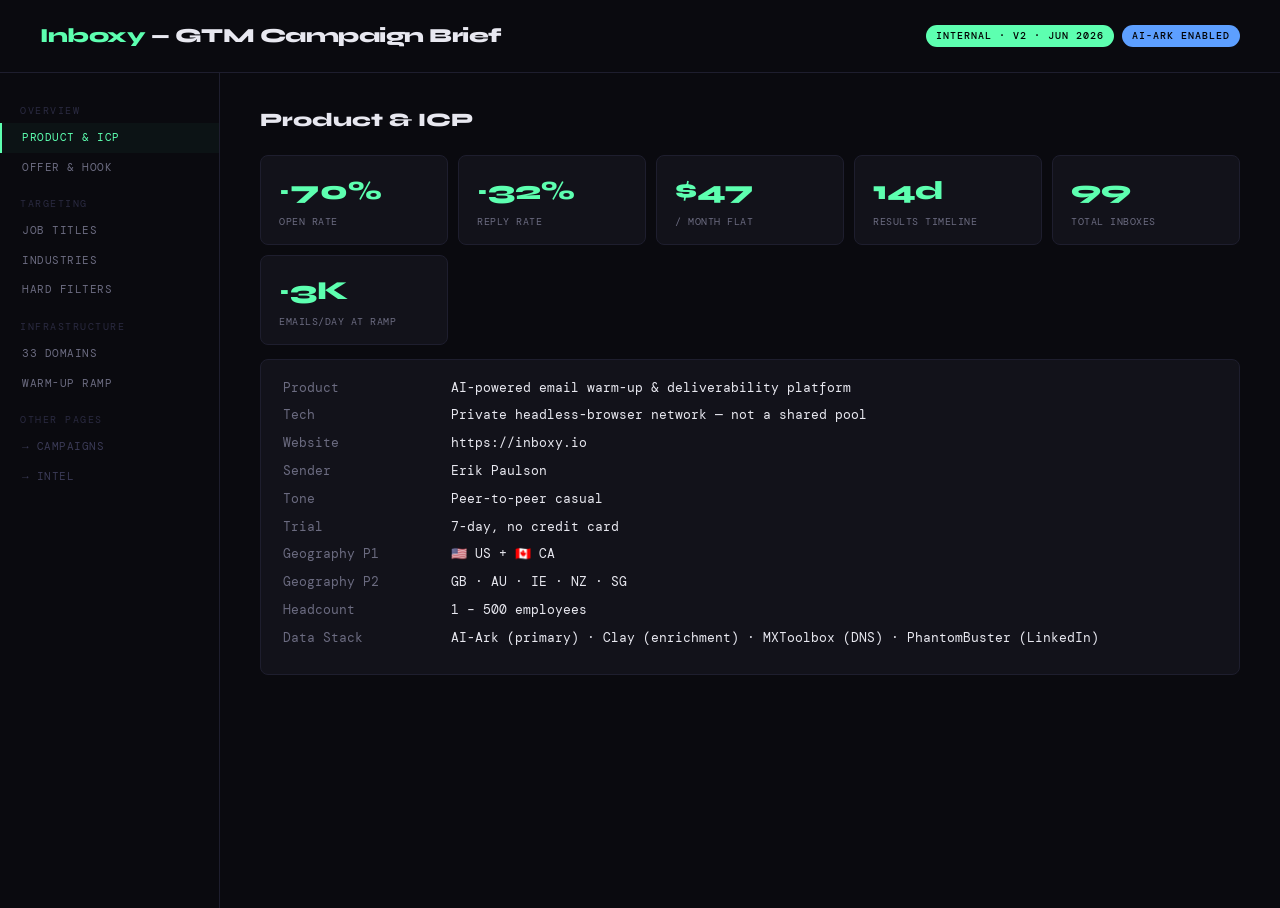
<file: index.html>
<!DOCTYPE html>
<html lang="en">
<head>
<meta charset="UTF-8">
<meta name="viewport" content="width=device-width, initial-scale=1.0">
<title>Inboxy GTM — Overview</title>
<link href="https://fonts.googleapis.com/css2?family=DM+Mono:wght@400;500&family=Syne:wght@700;800&display=swap" rel="stylesheet">
<link rel="stylesheet" href="style.css">
</head>
<body>
<header>
  <h1><span>Inboxy</span> — GTM Campaign Brief</h1>
  <div class="badges"><span class="badge">Internal · v2 · Jun 2026</span><span class="badge blue">AI-Ark Enabled</span></div>
</header>
<div class="grid">
<nav>
  <div class="nl">Overview</div>
  <a href="#" class="active" onclick="show('overview',this)">Product & ICP</a>
  <a href="#" onclick="show('offer',this)">Offer & Hook</a>
  <div class="nl">Targeting</div>
  <a href="#" onclick="show('titles',this)">Job Titles</a>
  <a href="#" onclick="show('industries',this)">Industries</a>
  <a href="#" onclick="show('filters',this)">Hard Filters</a>
  <div class="nl">Infrastructure</div>
  <a href="#" onclick="show('domains',this)">33 Domains</a>
  <a href="#" onclick="show('ramp',this)">Warm-up Ramp</a>
  <div class="nl">Other Pages</div>
  <a href="campaigns.html" class="ext">→ Campaigns</a>
  <a href="intel.html" class="ext">→ Intel</a>
</nav>
<main>

<div id="overview" class="section active">
  <h2>Product & ICP</h2>
  <div class="card-grid">
    <div class="stat-card"><div class="val">~70%</div><div class="lbl">Open Rate</div></div>
    <div class="stat-card"><div class="val">~32%</div><div class="lbl">Reply Rate</div></div>
    <div class="stat-card"><div class="val">$47</div><div class="lbl">/ month flat</div></div>
    <div class="stat-card"><div class="val">14d</div><div class="lbl">Results timeline</div></div>
    <div class="stat-card"><div class="val">99</div><div class="lbl">Total inboxes</div></div>
    <div class="stat-card"><div class="val">~3K</div><div class="lbl">Emails/day at ramp</div></div>
  </div>
  <div class="card">
    <div class="kv"><span class="k">Product</span><span class="v">AI-powered email warm-up & deliverability platform</span></div>
    <div class="kv"><span class="k">Tech</span><span class="v">Private headless-browser network — not a shared pool</span></div>
    <div class="kv"><span class="k">Website</span><span class="v">https://inboxy.io</span></div>
    <div class="kv"><span class="k">Sender</span><span class="v">Erik Paulson</span></div>
    <div class="kv"><span class="k">Tone</span><span class="v">Peer-to-peer casual</span></div>
    <div class="kv"><span class="k">Trial</span><span class="v">7-day, no credit card</span></div>
    <div class="kv"><span class="k">Geography P1</span><span class="v">🇺🇸 US + 🇨🇦 CA</span></div>
    <div class="kv"><span class="k">Geography P2</span><span class="v">GB · AU · IE · NZ · SG</span></div>
    <div class="kv"><span class="k">Headcount</span><span class="v">1 – 500 employees</span></div>
    <div class="kv"><span class="k">Data Stack</span><span class="v">AI-Ark (primary) · Clay (enrichment) · MXToolbox (DNS) · PhantomBuster (LinkedIn)</span></div>
  </div>
</div>

<div id="offer" class="section">
  <h2>Offer & Hook</h2>
  <div class="card">
    <h3>Email 1 Hook — Never name the product</h3>
    <p style="color:var(--accent);font-size:14px;margin-bottom:10px;">"I ran a quick placement test on your domain and wanted to share what I found"</p>
    <p style="color:var(--muted)">Diagnose first, pitch second. Product name (Inboxy) appears from Email 2 onward only.</p>
  </div>
  <div class="card">
    <h3>Free Inbox Placement Test — Primary CTA</h3>
    <div class="kv"><span class="k">How it works</span><span class="v">Send a blank email to find@myips.io</span></div>
    <div class="kv"><span class="k">Result</span><span class="v">Instant report: inbox vs spam placement</span></div>
    <div class="kv"><span class="k">Friction</span><span class="v">Zero — no signup, no credit card</span></div>
    <div class="kv"><span class="k">Use in sequence</span><span class="v">Email 1 CTA across all campaigns</span></div>
  </div>
  <div class="card">
    <h3>Secondary Offer</h3>
    <div class="kv"><span class="k">Offer</span><span class="v">7-day full access, no CC required</span></div>
    <div class="kv"><span class="k">Use in sequence</span><span class="v">Email 2 / Email 3 after engagement</span></div>
  </div>
  <div class="card">
    <h3>Value Prop</h3>
    <p>Find out in 60 seconds if your cold emails are landing in spam — and fix it automatically with AI warm-up that gets you to 70%+ open rates within 14 days.</p>
  </div>
</div>

<div id="titles" class="section">
  <h2>Target Job Titles</h2>
  <div class="card"><h3>Founders / Owners — Priority #1 (fastest close)</h3><div class="pill-row"><span class="tag">Founder</span><span class="tag">Co-Founder</span><span class="tag">CEO</span><span class="tag">Owner</span><span class="tag">Managing Director</span></div></div>
  <div class="card"><h3>Sales Leadership</h3><div class="pill-row"><span class="tag">Head of Sales</span><span class="tag">VP of Sales</span><span class="tag">VP Sales</span><span class="tag">Director of Sales</span><span class="tag">SDR Manager</span><span class="tag">Sales Development Manager</span><span class="tag">Outbound Lead</span><span class="tag">Head of Outbound</span></div></div>
  <div class="card"><h3>Growth / Marketing</h3><div class="pill-row"><span class="tag">Head of Growth</span><span class="tag">Growth Marketer</span><span class="tag">VP of Marketing</span><span class="tag">Director of Marketing</span><span class="tag">Email Marketing Manager</span></div></div>
  <div class="card"><h3>Agency — Priority #2 (highest LTV)</h3><div class="pill-row"><span class="tag">Agency Owner</span><span class="tag">Client Services Director</span></div></div>
</div>

<div id="industries" class="section">
  <h2>Industries</h2>
  <div class="card"><h3>✅ In</h3><div class="pill-row"><span class="tag">Computer Software</span><span class="tag">Internet</span><span class="tag">Marketing and Advertising</span><span class="tag">Online Media</span><span class="tag">Information Technology and Services</span><span class="tag">Computer & Network Security</span></div></div>
  <div class="card"><h3>❌ Out</h3><div class="pill-row"><span class="tag red">Management Consulting</span><span class="tag red">Staffing and Recruiting</span><span class="tag red">Financial Services</span><span class="tag red">Banking</span><span class="tag red">Insurance</span><span class="tag red">Real Estate</span><span class="tag red">Government Administration</span><span class="tag red">Nonprofit Organization Management</span><span class="tag red">Retail</span><span class="tag red">Consumer Goods</span></div></div>
</div>

<div id="filters" class="section">
  <h2>Hard Filters</h2>
  <div class="card">
    <table>
      <tr><th>Filter</th><th>Value</th><th>Type</th></tr>
      <tr><td>Headcount</td><td>1 – 500 employees</td><td><span class="tag">HARD</span></td></tr>
      <tr><td>Geography P1</td><td>US, CA</td><td><span class="tag">HARD</span></td></tr>
      <tr><td>Job Title</td><td>See Titles tab</td><td><span class="tag">HARD</span></td></tr>
      <tr><td>Industry</td><td>See Industries tab</td><td><span class="tag">HARD</span></td></tr>
      <tr><td>Tech installed</td><td>Apollo / Instantly / Smartlead / Lemlist / Outreach / Salesloft / GMass / Mailshake / Reply.io</td><td><span class="tag blue">SOFT</span></td></tr>
      <tr><td>Recently hired SDR</td><td>Signal: scaling outbound</td><td><span class="tag blue">SOFT</span></td></tr>
      <tr><td>New domain registered</td><td>Signal: needs warm-up now</td><td><span class="tag blue">SOFT</span></td></tr>
      <tr><td>Recent fundraise</td><td>Trigger event</td><td><span class="tag blue">SOFT</span></td></tr>
    </table>
  </div>
</div>

<div id="domains" class="section">
  <h2>33 Sending Domains</h2>
  <div class="card-grid" style="grid-template-columns:repeat(3,1fr)">
    <div class="stat-card"><div class="val">33</div><div class="lbl">Domains</div></div>
    <div class="stat-card"><div class="val">3</div><div class="lbl">Inboxes each</div></div>
    <div class="stat-card"><div class="val">99</div><div class="lbl">Total inboxes</div></div>
  </div>
  <div class="card" style="margin-bottom:10px"><h3>Mailbox variants per domain</h3><div class="pill-row"><span class="tag">erik@</span><span class="tag">erik_paulson@</span><span class="tag">erik.paulson@</span></div></div>
  <div class="tier-lbl">Tier 1 — "get" prefix (7) · Register first</div>
  <div class="domain-grid">
    <div class="di"><div class="d">getinboxy.com</div><div class="i">erik@ · erik_paulson@ · erik.paulson@</div></div>
    <div class="di"><div class="d">getinboxyai.com</div><div class="i">erik@ · erik_paulson@ · erik.paulson@</div></div>
    <div class="di"><div class="d">getinboxynow.com</div><div class="i">erik@ · erik_paulson@ · erik.paulson@</div></div>
    <div class="di"><div class="d">getinboxypro.com</div><div class="i">erik@ · erik_paulson@ · erik.paulson@</div></div>
    <div class="di"><div class="d">getinboxyhq.com</div><div class="i">erik@ · erik_paulson@ · erik.paulson@</div></div>
    <div class="di"><div class="d">getinboxyapp.com</div><div class="i">erik@ · erik_paulson@ · erik.paulson@</div></div>
    <div class="di"><div class="d">getinboxymail.com</div><div class="i">erik@ · erik_paulson@ · erik.paulson@</div></div>
  </div>
  <div class="tier-lbl">Tier 2 — use / run / start prefix (6)</div>
  <div class="domain-grid">
    <div class="di"><div class="d">useinboxy.com</div><div class="i">erik@ · erik_paulson@ · erik.paulson@</div></div>
    <div class="di"><div class="d">runinboxy.com</div><div class="i">erik@ · erik_paulson@ · erik.paulson@</div></div>
    <div class="di"><div class="d">startinboxy.com</div><div class="i">erik@ · erik_paulson@ · erik.paulson@</div></div>
    <div class="di"><div class="d">joininboxy.com</div><div class="i">erik@ · erik_paulson@ · erik.paulson@</div></div>
    <div class="di"><div class="d">meetinboxy.com</div><div class="i">erik@ · erik_paulson@ · erik.paulson@</div></div>
    <div class="di"><div class="d">sendinboxy.com</div><div class="i">erik@ · erik_paulson@ · erik.paulson@</div></div>
  </div>
  <div class="tier-lbl">Tier 3 — inboxy + descriptor (11)</div>
  <div class="domain-grid">
    <div class="di"><div class="d">inboxypro.com</div><div class="i">erik@ · erik_paulson@ · erik.paulson@</div></div>
    <div class="di"><div class="d">inboxyhq.com</div><div class="i">erik@ · erik_paulson@ · erik.paulson@</div></div>
    <div class="di"><div class="d">inboxyapp.com</div><div class="i">erik@ · erik_paulson@ · erik.paulson@</div></div>
    <div class="di"><div class="d">inboxynow.com</div><div class="i">erik@ · erik_paulson@ · erik.paulson@</div></div>
    <div class="di"><div class="d">inboxysend.com</div><div class="i">erik@ · erik_paulson@ · erik.paulson@</div></div>
    <div class="di"><div class="d">inboxyteam.com</div><div class="i">erik@ · erik_paulson@ · erik.paulson@</div></div>
    <div class="di"><div class="d">inboxylab.com</div><div class="i">erik@ · erik_paulson@ · erik.paulson@</div></div>
    <div class="di"><div class="d">inboxylabs.com</div><div class="i">erik@ · erik_paulson@ · erik.paulson@</div></div>
    <div class="di"><div class="d">inboxyreach.com</div><div class="i">erik@ · erik_paulson@ · erik.paulson@</div></div>
    <div class="di"><div class="d">inboxygrowth.com</div><div class="i">erik@ · erik_paulson@ · erik.paulson@</div></div>
    <div class="di"><div class="d">inboxymails.com</div><div class="i">erik@ · erik_paulson@ · erik.paulson@</div></div>
  </div>
  <div class="tier-lbl">Tier 4 — action / outcome (9) · Backup</div>
  <div class="domain-grid">
    <div class="di"><div class="d">inboxydelivers.com</div><div class="i">erik@ · erik_paulson@ · erik.paulson@</div></div>
    <div class="di"><div class="d">inboxyfirst.com</div><div class="i">erik@ · erik_paulson@ · erik.paulson@</div></div>
    <div class="di"><div class="d">inboxyworks.com</div><div class="i">erik@ · erik_paulson@ · erik.paulson@</div></div>
    <div class="di"><div class="d">inboxyfix.com</div><div class="i">erik@ · erik_paulson@ · erik.paulson@</div></div>
    <div class="di"><div class="d">fixwithinboxy.com</div><div class="i">erik@ · erik_paulson@ · erik.paulson@</div></div>
    <div class="di"><div class="d">boostedwithinboxy.com</div><div class="i">erik@ · erik_paulson@ · erik.paulson@</div></div>
    <div class="di"><div class="d">inboxyboost.com</div><div class="i">erik@ · erik_paulson@ · erik.paulson@</div></div>
    <div class="di"><div class="d">inboxyscore.com</div><div class="i">erik@ · erik_paulson@ · erik.paulson@</div></div>
    <div class="di"><div class="d">inboxyplatform.com</div><div class="i">erik@ · erik_paulson@ · erik.paulson@</div></div>
  </div>
</div>

<div id="ramp" class="section">
  <h2>Warm-up Ramp Schedule</h2>
  <div class="card">
    <p style="color:var(--muted);margin-bottom:14px">Age all domains 14 days minimum before first cold send. SPF + DKIM + DMARC must be configured first. Use Inboxy on its own domains (dogfood).</p>
    <div class="ramp">
      <div class="ri"><div class="days">Days 1–7</div><div class="vol">5</div><div class="unit">emails/day/inbox</div></div>
      <div class="ri"><div class="days">Days 8–14</div><div class="vol">15</div><div class="unit">emails/day/inbox</div></div>
      <div class="ri"><div class="days">Days 15–21</div><div class="vol">25</div><div class="unit">emails/day/inbox</div></div>
      <div class="ri"><div class="days">Day 22+</div><div class="vol">30</div><div class="unit">emails/day/inbox</div></div>
    </div>
  </div>
  <div class="card">
    <table>
      <tr><th>Metric</th><th>Value</th></tr>
      <tr><td>Total inboxes</td><td>99</td></tr>
      <tr><td>Send limit/inbox at full ramp</td><td>30 emails/day</td></tr>
      <tr><td>Total daily volume at full ramp</td><td>~2,970 emails/day</td></tr>
      <tr><td>Schedule</td><td>Weekdays only</td></tr>
      <tr><td>Warm-up tool</td><td>Inboxy (dogfood)</td></tr>
    </table>
  </div>
</div>

</main>
</div>
<script>
function show(id,el){
  document.querySelectorAll('.section').forEach(s=>s.classList.remove('active'));
  document.querySelectorAll('nav a').forEach(a=>a.classList.remove('active'));
  document.getElementById(id).classList.add('active');
  el.classList.add('active');
  return false;
}
</script>
</body>
</html>
</file>
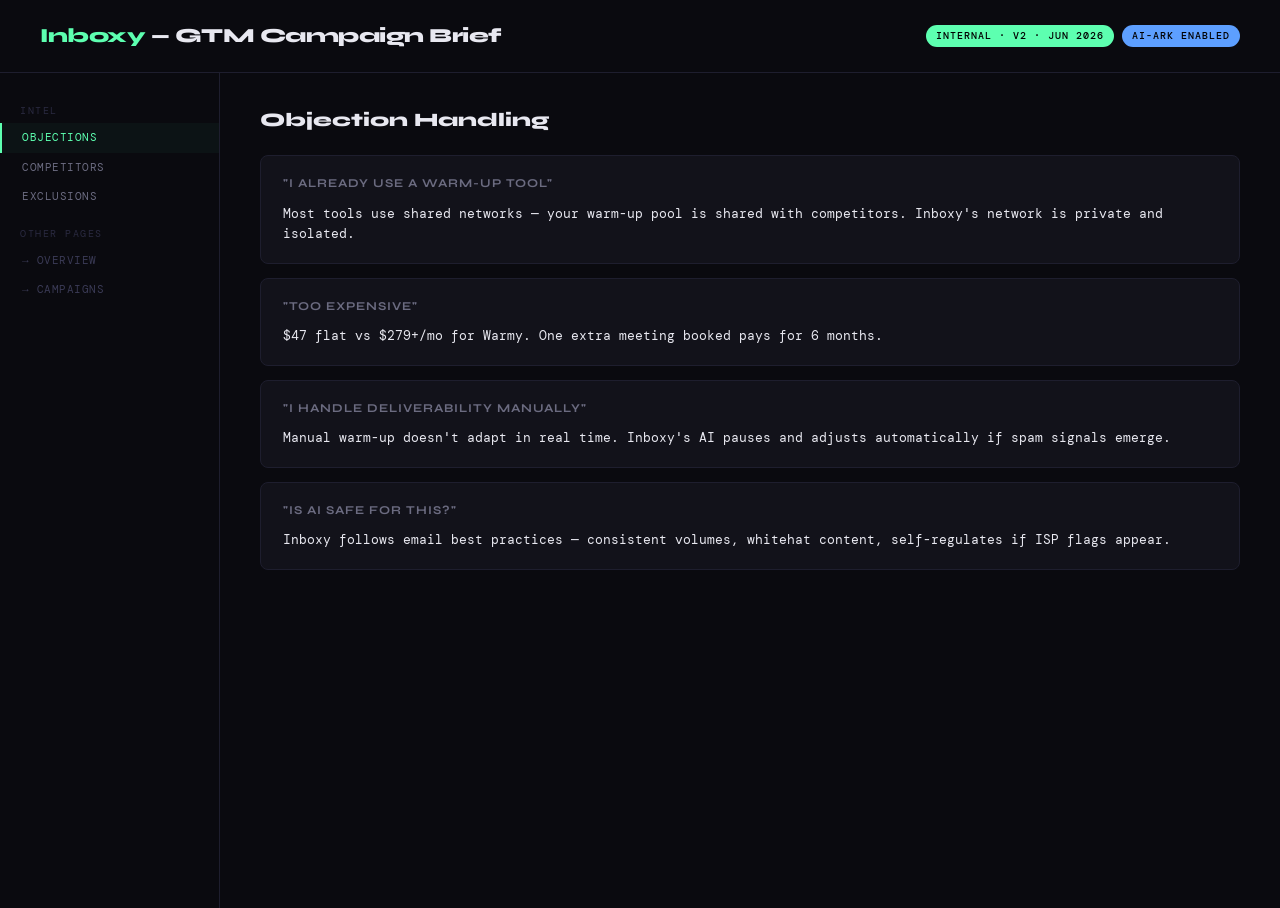
<file: intel.html>
<!DOCTYPE html>
<html lang="en">
<head>
<meta charset="UTF-8">
<meta name="viewport" content="width=device-width, initial-scale=1.0">
<title>Inboxy GTM — Intel</title>
<link href="https://fonts.googleapis.com/css2?family=DM+Mono:wght@400;500&family=Syne:wght@700;800&display=swap" rel="stylesheet">
<link rel="stylesheet" href="style.css">
</head>
<body>
<header>
  <h1><span>Inboxy</span> — GTM Campaign Brief</h1>
  <div class="badges"><span class="badge">Internal · v2 · Jun 2026</span><span class="badge blue">AI-Ark Enabled</span></div>
</header>
<div class="grid">
<nav>
  <div class="nl">Intel</div>
  <a href="#" class="active" onclick="show('objections',this)">Objections</a>
  <a href="#" onclick="show('competitors',this)">Competitors</a>
  <a href="#" onclick="show('exclusions',this)">Exclusions</a>
  <div class="nl">Other Pages</div>
  <a href="index.html" class="ext">→ Overview</a>
  <a href="campaigns.html" class="ext">→ Campaigns</a>
</nav>
<main>

<div id="objections" class="section active">
  <h2>Objection Handling</h2>
  <div class="card"><h3>"I already use a warm-up tool"</h3><p>Most tools use shared networks — your warm-up pool is shared with competitors. Inboxy's network is private and isolated.</p></div>
  <div class="card"><h3>"Too expensive"</h3><p>$47 flat vs $279+/mo for Warmy. One extra meeting booked pays for 6 months.</p></div>
  <div class="card"><h3>"I handle deliverability manually"</h3><p>Manual warm-up doesn't adapt in real time. Inboxy's AI pauses and adjusts automatically if spam signals emerge.</p></div>
  <div class="card"><h3>"Is AI safe for this?"</h3><p>Inboxy follows email best practices — consistent volumes, whitehat content, self-regulates if ISP flags appear.</p></div>
</div>

<div id="competitors" class="section">
  <h2>Competitor Landscape</h2>
  <div class="card">
    <table>
      <tr><th>Tool</th><th>Price</th><th>Network Type</th><th>Weakness vs Inboxy</th></tr>
      <tr><td>Warmy.io</td><td>$279+/mo</td><td>Shared mailbox</td><td>Enterprise pricing, shared pool</td></tr>
      <tr><td>Folderly</td><td>$72+/mo per inbox</td><td>Shared</td><td>Expensive, complex setup</td></tr>
      <tr><td>Lemwarm</td><td>$99/mo</td><td>Shared user clusters</td><td>Tied to Lemlist, shared clusters</td></tr>
      <tr><td>WarmupInbox</td><td>$19/mo</td><td>Shared</td><td>No AI, basic network</td></tr>
      <tr><td>Mailwarm</td><td>$29–49/mo</td><td>Shared</td><td>No AI adjustment</td></tr>
      <tr><td>Warmbox</td><td>$39/mo</td><td>Shared</td><td>No private isolation</td></tr>
      <tr><td>MailReach</td><td>$29–49/mo</td><td>Shared</td><td>No private network</td></tr>
      <tr><td>QuickMail</td><td>Free add-on</td><td>Shared</td><td>Basic, no dedicated AI</td></tr>
      <tr><td><strong style="color:var(--accent)">Inboxy</strong></td><td><strong style="color:var(--accent)">$47/mo flat</strong></td><td><strong style="color:var(--accent)">Private headless-browser</strong></td><td>—</td></tr>
    </table>
  </div>
</div>

<div id="exclusions" class="section">
  <h2>Domain Exclusion List</h2>
  <div class="card"><h3>Competitor domains — do not contact</h3><div class="pill-row"><span class="tag red">warmy.io</span><span class="tag red">lemlist.com</span><span class="tag red">warmupinbox.com</span><span class="tag red">folderly.com</span><span class="tag red">mailwarm.com</span><span class="tag red">warmbox.io</span><span class="tag red">mailreach.co</span><span class="tag red">quickmail.io</span><span class="tag red">woodpecker.co</span><span class="tag red">snov.io</span><span class="tag red">mailflow.io</span><span class="tag red">warmsend.com</span></div></div>
</div>

</main>
</div>
<script>
function show(id,el){
  document.querySelectorAll('.section').forEach(s=>s.classList.remove('active'));
  document.querySelectorAll('nav a').forEach(a=>a.classList.remove('active'));
  document.getElementById(id).classList.add('active');
  el.classList.add('active');
  return false;
}
</script>
</body>
</html>
</file>
<file: style.css>
:root{--bg:#0a0a0f;--surface:#12121a;--border:#1e1e2e;--accent:#5dffb0;--accent2:#ff5d8f;--accent3:#5d9fff;--accent4:#ffd75d;--text:#e8e8f0;--muted:#6b6b80;--font-head:'Syne',sans-serif;--font-body:'DM Mono',monospace}
*{box-sizing:border-box;margin:0;padding:0}
body{background:var(--bg);color:var(--text);font-family:var(--font-body);font-size:13px;line-height:1.6}
header{border-bottom:1px solid var(--border);padding:20px 40px;display:flex;align-items:center;justify-content:space-between}
header h1{font-family:var(--font-head);font-size:20px;font-weight:800;letter-spacing:-.5px}
header h1 span{color:var(--accent)}
.badges{display:flex;gap:8px}
.badge{background:var(--accent);color:#000;font-size:10px;font-weight:500;padding:3px 10px;border-radius:20px;letter-spacing:1px;text-transform:uppercase}
.badge.blue{background:var(--accent3)}
.grid{display:grid;grid-template-columns:220px 1fr;min-height:calc(100vh - 65px)}
nav{border-right:1px solid var(--border);padding:16px 0;position:sticky;top:0;height:calc(100vh - 65px);overflow-y:auto}
nav a{display:block;padding:6px 20px;color:var(--muted);text-decoration:none;font-size:11px;letter-spacing:.5px;text-transform:uppercase;transition:all .15s;border-left:2px solid transparent}
nav a:hover,nav a.active{color:var(--accent);border-left-color:var(--accent);background:rgba(93,255,176,.04)}
nav .nl{padding:14px 20px 4px;color:#2a2a40;font-size:10px;letter-spacing:1.5px;text-transform:uppercase}
nav a.ext{color:#3a3a55}
nav a.ext:hover{color:var(--accent3);border-left-color:var(--accent3);background:rgba(93,159,255,.04)}
main{padding:32px 40px;overflow-y:auto}
.section{display:none;animation:fi .2s ease}
.section.active{display:block}
@keyframes fi{from{opacity:0;transform:translateY(6px)}to{opacity:1;transform:translateY(0)}}
h2{font-family:var(--font-head);font-size:19px;font-weight:800;margin-bottom:20px}
h3{font-family:var(--font-head);font-size:12px;font-weight:700;color:var(--muted);text-transform:uppercase;letter-spacing:1px;margin-bottom:10px;margin-top:24px}
h3:first-child{margin-top:0}
.card{background:var(--surface);border:1px solid var(--border);border-radius:8px;padding:18px 22px;margin-bottom:14px}
.card-grid{display:grid;grid-template-columns:repeat(auto-fill,minmax(160px,1fr));gap:10px;margin-bottom:14px}
.stat-card{background:var(--surface);border:1px solid var(--border);border-radius:8px;padding:14px 18px}
.stat-card .val{font-family:var(--font-head);font-size:26px;font-weight:800;color:var(--accent)}
.stat-card .lbl{color:var(--muted);font-size:10px;text-transform:uppercase;letter-spacing:.5px;margin-top:2px}
.tag{display:inline-block;background:rgba(93,255,176,.08);border:1px solid rgba(93,255,176,.2);color:var(--accent);font-size:11px;padding:2px 8px;border-radius:4px;margin:2px}
.tag.red{background:rgba(255,93,143,.08);border-color:rgba(255,93,143,.2);color:var(--accent2)}
.tag.blue{background:rgba(93,159,255,.08);border-color:rgba(93,159,255,.2);color:var(--accent3)}
.tag.yellow{background:rgba(255,215,93,.08);border-color:rgba(255,215,93,.2);color:var(--accent4)}
table{width:100%;border-collapse:collapse}
th{text-align:left;font-size:10px;text-transform:uppercase;letter-spacing:1px;color:var(--muted);padding:8px 10px;border-bottom:1px solid var(--border)}
td{padding:9px 10px;border-bottom:1px solid rgba(30,30,46,.6);font-size:12px;vertical-align:top}
tr:hover td{background:rgba(255,255,255,.02)}
.kv{display:flex;gap:8px;margin-bottom:7px}
.kv .k{color:var(--muted);min-width:160px;flex-shrink:0}
.pill-row{display:flex;flex-wrap:wrap;gap:5px;margin-top:8px}
.domain-grid{display:grid;grid-template-columns:repeat(auto-fill,minmax(210px,1fr));gap:7px}
.di{background:var(--surface);border:1px solid var(--border);border-radius:6px;padding:9px 13px}
.di .d{color:var(--accent);font-size:12px}
.di .i{color:var(--muted);font-size:10px;margin-top:3px}
.tier-lbl{font-size:10px;text-transform:uppercase;letter-spacing:1px;color:var(--muted);margin:14px 0 7px}
.ramp{display:grid;grid-template-columns:repeat(4,1fr);gap:8px;margin-top:10px}
.ri{background:var(--surface);border:1px solid var(--border);border-radius:6px;padding:12px;text-align:center}
.ri .days{color:var(--muted);font-size:10px;text-transform:uppercase}
.ri .vol{font-family:var(--font-head);font-size:22px;color:var(--accent);font-weight:800;margin:3px 0}
.ri .unit{color:var(--muted);font-size:10px}
.ccamp{background:var(--surface);border:1px solid var(--border);border-radius:8px;margin-bottom:12px;overflow:hidden}
.ccamp-head{padding:14px 18px;display:flex;align-items:center;justify-content:space-between;cursor:pointer;border-bottom:1px solid transparent}
.ccamp-head:hover{background:rgba(255,255,255,.02)}
.ccamp-head.open{border-bottom-color:var(--border)}
.ccamp-title{font-family:var(--font-head);font-size:13px;font-weight:700}
.ccamp-meta{display:flex;gap:8px;align-items:center}
.ccamp-body{display:none;padding:18px}
.ccamp-body.open{display:block}
.tabs{display:flex;gap:0;border-bottom:1px solid var(--border);margin-bottom:16px}
.tab{padding:7px 14px;font-size:11px;text-transform:uppercase;letter-spacing:.5px;cursor:pointer;color:var(--muted);border-bottom:2px solid transparent;margin-bottom:-1px}
.tab.active{color:var(--accent);border-bottom-color:var(--accent)}
.tab-content{display:none}
.tab-content.active{display:block}
.email-block{background:var(--bg);border:1px solid var(--border);border-radius:6px;padding:14px 16px;margin-bottom:10px;white-space:pre-wrap;font-size:12px;line-height:1.7}
.email-label{font-size:10px;text-transform:uppercase;letter-spacing:1px;color:var(--muted);margin-bottom:8px}
.subj{color:var(--accent4);font-size:11px;margin-bottom:6px}
code{background:rgba(93,255,176,.08);color:var(--accent);padding:1px 5px;border-radius:3px;font-size:11px}
.priority-row{display:grid;grid-template-columns:28px 1fr auto;gap:10px;align-items:center;padding:10px 0;border-bottom:1px solid var(--border)}
.priority-row:last-child{border-bottom:none}
.pnum{font-family:var(--font-head);font-size:18px;font-weight:800;color:var(--border)}
.pnum.top{color:var(--accent)}
</file>
